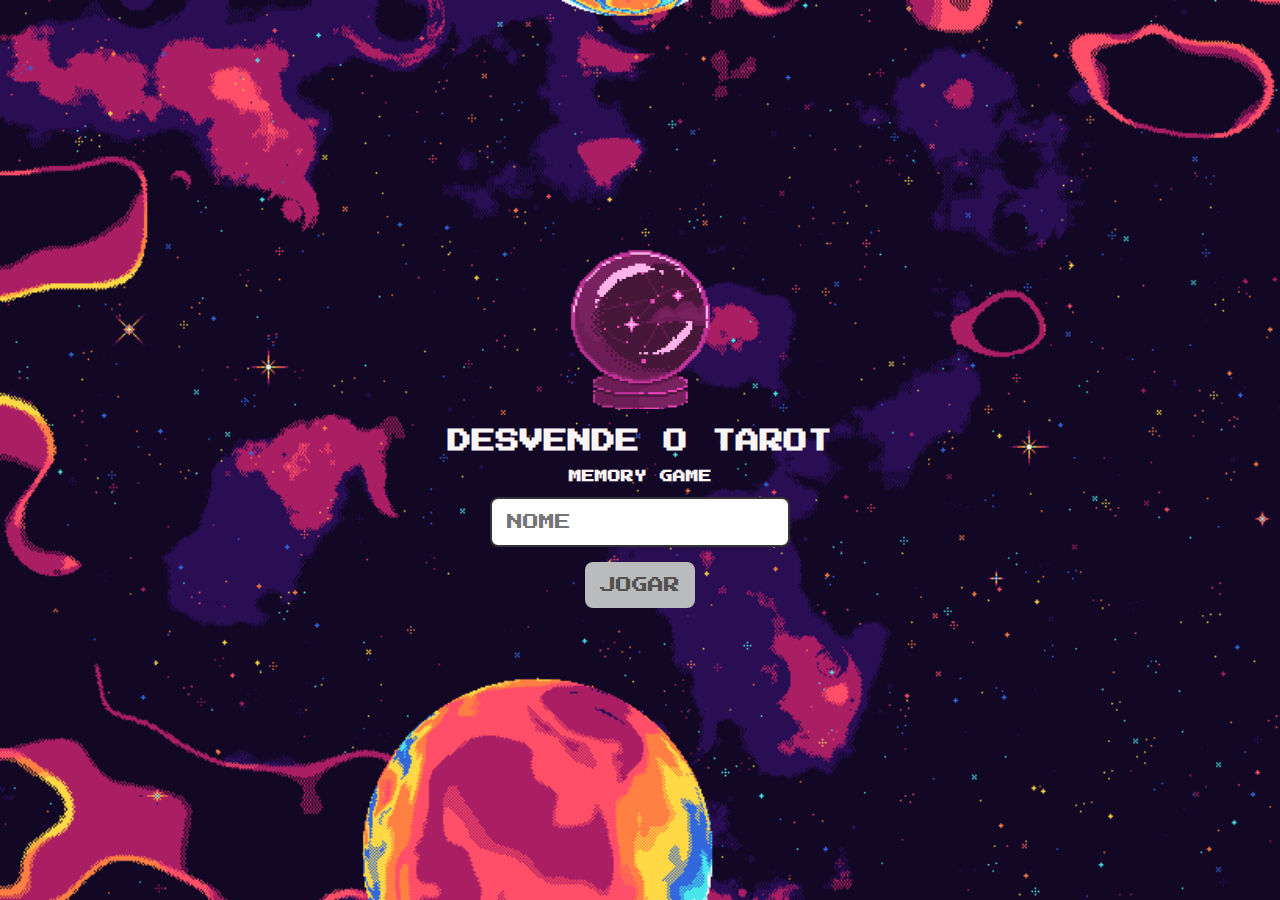
<file: index.html>
<!DOCTYPE html>
<html lang="en">

<head>
  <meta charset="UTF-8">
  <meta name="viewport" content="width=device-width, initial-scale=1.0">

  <link rel="stylesheet" href="./css/reset.css">
  <link rel="stylesheet" href="./css/login.css">

  <title>DESVENDE O TAROT | login</title>
  <link rel="icon" type="image/png" href="./image/crystalball.png">
</head>

<body>
  <form class="login-form">

    <img src="./image/crystalball.png" alt="crystal icon" width="150px">

    <h1>DESVENDE O TAROT</h1>
    <h3>MEMORY GAME</h3>

    <div class="login-header">

      <input type="text" placeholder="NOME" class="login-input">
      <button type="submit" class="login-button" disabled>JOGAR</button>

  </form>

  <script defer src="./js/login.js"></script>
</body>

</html>
</file>
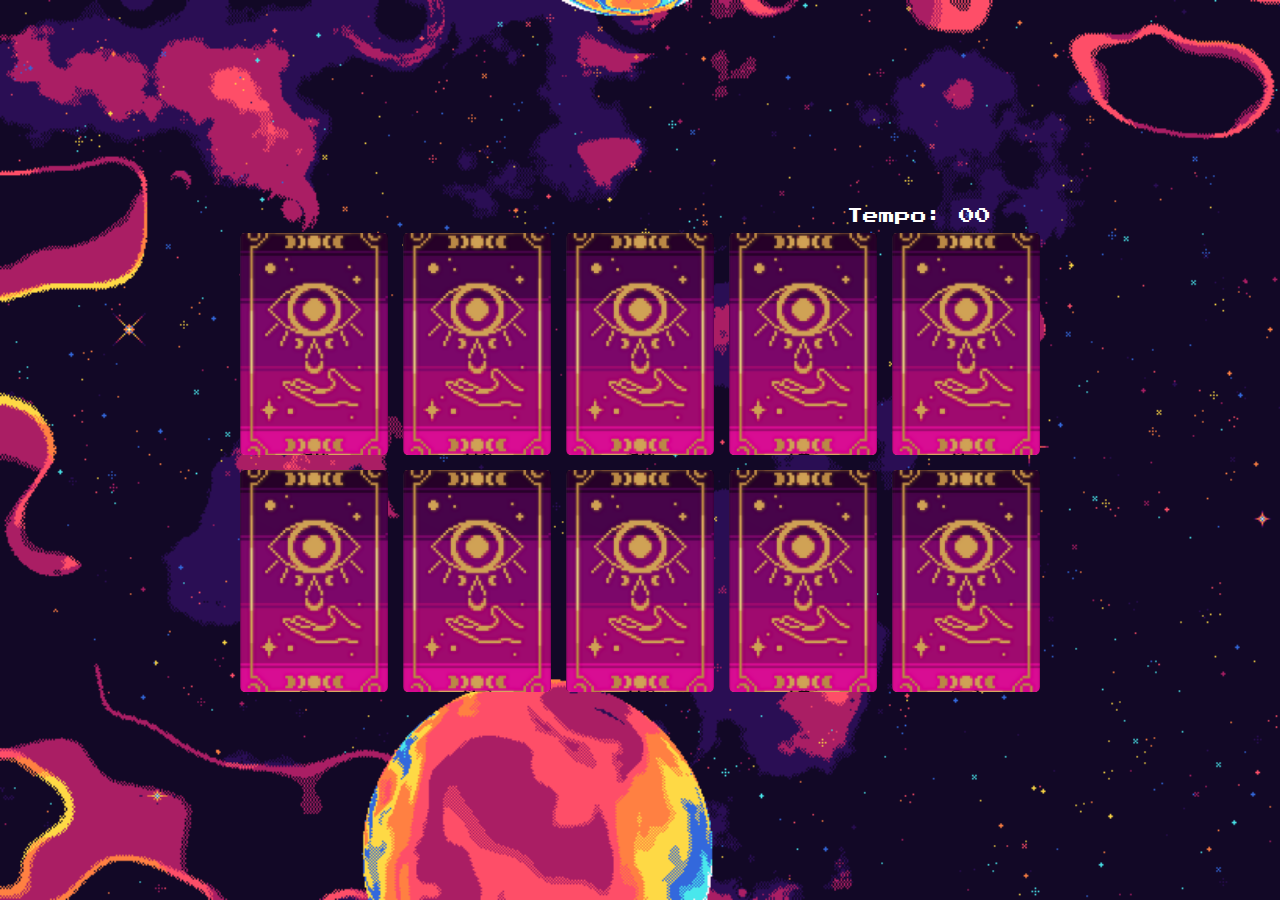
<file: pages/game.html>
<!DOCTYPE html>
<html lang="en">

<head>
    <meta charset="UTF-8">
    <meta name="viewport" content="width=device-width, initial-scale=1.0">

    <link rel="stylesheet" href="../css/reset.css">
    <link rel="stylesheet" href="../css/game.css">

    <link rel="icon" type="image/png" href="./images/crystalball.png">

    <script defer src="../js/game.js"></script>

    <title>DESVENDE O TAROT</title>
</head>

<body>
    <main>
        <header>
            <span class="player"></span>
            <span>Tempo: <span class="timer">00</span></span>
        </header>

        <div class="grid"></div>
    </main>
</body>

</html>
</file>
<file: css/login.css>
.login-form {
    align-items: center;
    display: flex;
    flex-direction: column;
    height: 100vh;
    background-image: url(../image/background.png);
    background-size: cover;
    justify-content: center;
}

.login-header {
    align-items: center;
    display: flex;
    flex-direction: column;
    justify-content: center;
    margin-bottom: 50px;
}

.login-header img {
    width: 100px;
}

h1 {
    color: rgb(250, 245, 245);
    margin-top: 20px;
    margin-bottom: 15px;
    font-size: 1.5em;
}

h3 {
    color: rgb(250, 245, 245);
    margin-top: 2px;
    margin-bottom: 14px;
    font-size: 0.8em;
}

.login-input {
    border: 2px solid #333;
    border-radius: 8px;
    color: #333;
    font-size: 1em;
    margin-bottom: 15px;
    max-width: 300px;
    outline: none;
    padding: 15px;
    width: 100%;

}

.login-button {
    background-color: rgb(92, 8, 74);
    border-radius: 8px;
    color: rgb(253, 247, 249);
    cursor: pointer;
    font-size: 1em;
    max-width: 300px;
    padding: 15px;
}

.login-button:disabled {
    background-color: rgb(185, 187, 189);
    color: rgb(82, 81, 78);
    cursor: auto;
}
</file>
<file: css/game.css>
main{
  display:flex;
  flex-direction: column;
  widht: 100%;
  background-image: url('../image/background.png');
  background-size: cover;
  color: white;
  min-height: 100vh;
  align-items: center;
  justify-content: center;
  padding: 40px 40px 50px;
}

header{
  display: flex;
  align-items: center;
  justify-content: space-between;
  width: 60%;
  max-width: 800px;
  padding: 9px;
}

.grid {
    display: grid;
    grid-template-columns: repeat(5, 1fr);
    gap: 15px;
    width: 100%;
    max-width: 800px;
    margin: 0 auto;
}

.card {
  aspect-ratio: 2/3;
  border-radius: 5px;
  position: relative;
  transition: all 400ms ease;
  transform-style: preserve-3d;
  width: 100%;
}

.face {
  width: 100%;
  height: 100%;
  position: absolute;
  background-size:cover;
  background-position: center;
  border-radius: 5px;
  transition: all 600ms ease;
}

.front {
  transform:rotateY(180deg);
}

.back {
  background-image: url('../image/background_card.png');
  backface-visibility: hidden;
}

.reveal-card {
  transform: rotateY(180deg);
}

.disabled-card {
  filter: saturate(0);
  opacity: 0.5;
}

@media screen and (max-width:920px) {
.grid {
  grid-template-columns: repeat(5, 1fr);
  }
}
</file>
